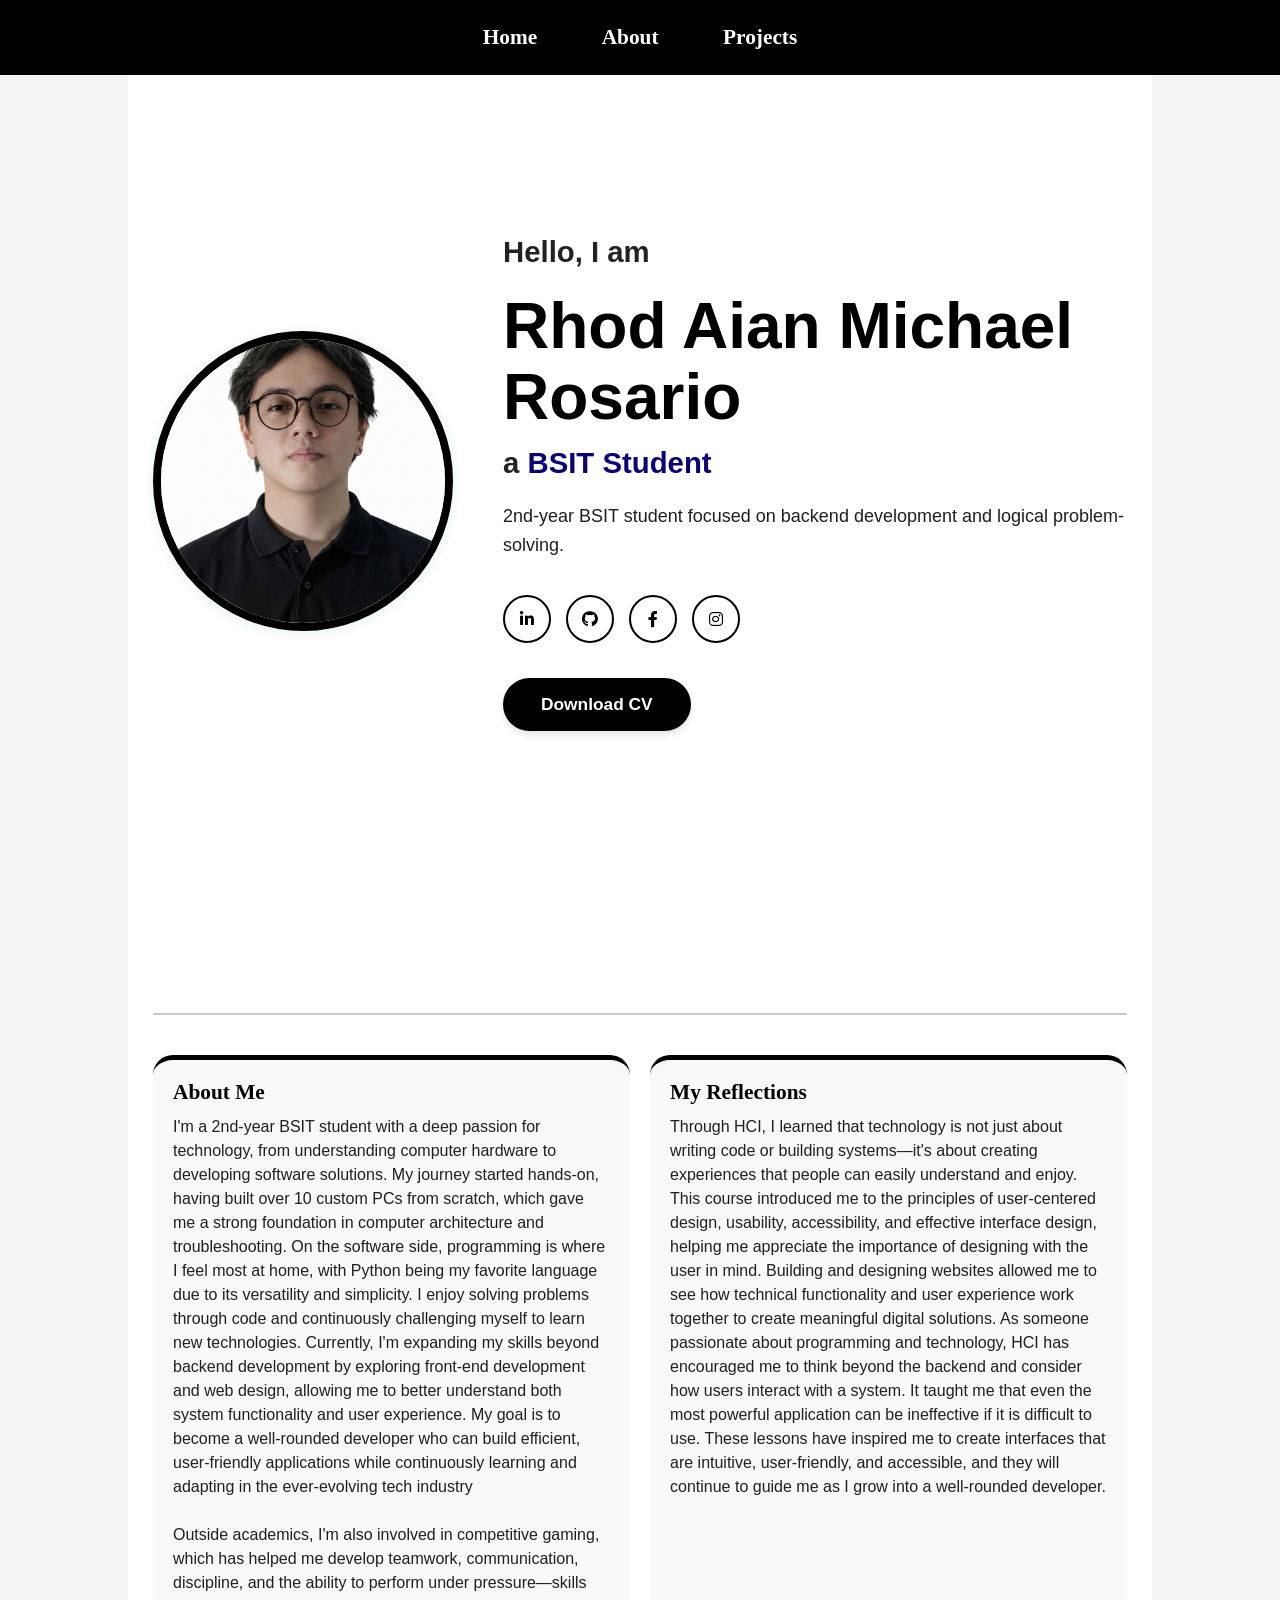
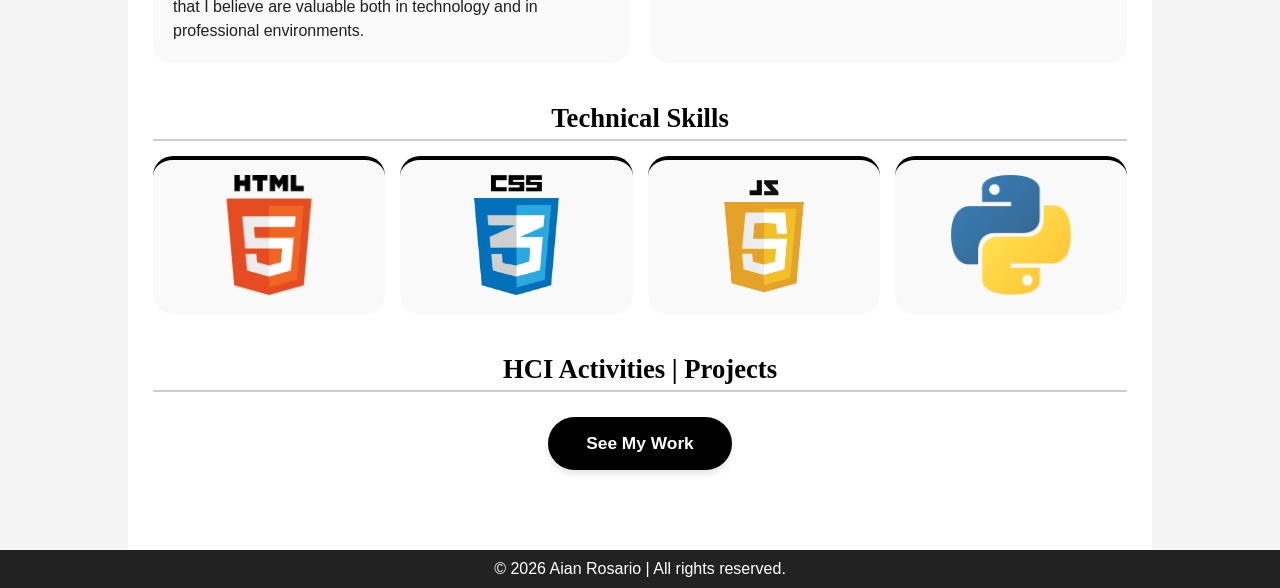
<file: index.html/index.html>
<!DOCTYPE html>
<html>

<head>
    <meta charset="utf-8" />
    <title>Aian Rosario | My Portfolio</title>
    <link rel="stylesheet" type="text/css" href="MyPortfolio.css">
    <link rel="stylesheet" href="https://cdnjs.cloudflare.com/ajax/libs/font-awesome/6.0.0/css/all.min.css">
</head>

<body>
    <nav>
        <a href="#hero">Home</a>
        <a href="#intro">About</a>
        <a href="#projects">Projects</a>
    </nav>

    <div class="container">
        <section id="hero" class="hero-section">
            <div class="hero-profile-wrapper">
                <img src="Black.png" alt="Profile" class="hero-profile-img">
            </div>

            <div class="hero-content">
                <h3>Hello, I am</h3>
                <h1>Rhod Aian Michael Rosario</h1>
                <h3> a <span class="highlight-text">BSIT Student</span></h3>
                <p>
                    2nd-year BSIT student focused on backend development and logical problem-solving.
                </p>

                <div class="hero-socials">
                    <a href="https://www.linkedin.com/in/ramrva/" target="_blank" class="social-icon"><i
                            class="fab fa-linkedin-in"></i>
                    </a>
                    <a href="https://github.com/ramrros" target="_blank" class="social-icon"><i
                            class="fab fa-github"></i>
                    </a>
                    <a href="https://www.facebook.com/ramrros/" target="_blank" class="social-icon"><i
                            class="fab fa-facebook-f"></i>
                    </a>
                    <a href="https://www.instagram.com/ramrros/" target="_blank" class="social-icon"><i
                            class="fab fa-instagram"></i>
                    </a>
                </div>
                <a href="Aian_Rosario_VirtualAsisstant.pdf" target="_blank"
                    class="btn-download">Download CV</a>
            </div>
        </section>

        <section id="intro">
            <div class="split-container">
                <div class="split-card">
                    <h3>About Me</h3>
                    <p>
                        I'm a 2nd-year BSIT student with a deep passion for technology, from understanding computer
                        hardware to developing software solutions. My journey started hands-on, having built over 10
                        custom PCs from scratch, which gave me a strong foundation in computer architecture and
                        troubleshooting. On the software side, programming is where I feel most at home, with Python
                        being my favorite language due to its versatility and simplicity. I enjoy solving problems
                        through code and continuously challenging myself to learn new technologies. Currently, I'm
                        expanding my skills beyond backend development by exploring front-end development and web
                        design, allowing me to better understand both system functionality and user experience. My goal
                        is to become a well-rounded developer who can build efficient, user-friendly applications while
                        continuously learning and adapting in the ever-evolving tech industry
                        <br><br>
                        Outside academics, I'm also involved in competitive gaming, which has helped me develop
                        teamwork, communication, discipline, and the ability to perform under pressure—skills that I
                        believe are valuable both in technology and in professional environments.
                    </p>
                </div>

                <div class="split-card">
                    <h3>My Reflections</h3>
                    <p>
                        Through HCI, I learned that technology is not just about writing code or building systems—it's
                        about creating experiences that people can easily understand and enjoy. This course introduced
                        me to the principles of user-centered design, usability, accessibility, and effective interface
                        design, helping me appreciate the importance of designing with the user in mind. Building and
                        designing websites allowed me to see how technical functionality and user experience work
                        together to create meaningful digital solutions. As someone passionate about programming and
                        technology, HCI has encouraged me to think beyond the backend and consider how users interact
                        with a system. It taught me that even the most powerful application can be ineffective if it is
                        difficult to use. These lessons have inspired me to create interfaces that are intuitive,
                        user-friendly, and accessible, and they will continue to guide me as I grow into a well-rounded
                        developer.
                    </p>
                </div>
            </div>
        </section>

        <section id="languages">
            <h2>Technical Skills</h2>
            <div class="languages-grid">
                <div class="lang-card">
                    <a href="https://en.wikipedia.org/wiki/HTML" target="_blank">
                        <img src="html.png" alt="HTML Logo">
                    </a>
                </div>

                <div class="lang-card">
                    <a href="https://en.wikipedia.org/wiki/CSS" target="_blank">
                        <img src="css.png" alt="CSS Logo">
                    </a>
                </div>

                <div class="lang-card">
                    <a href="https://en.wikipedia.org/wiki/JavaScript" target="_blank">
                        <img src="js.png" alt="JavaScript Logo">
                    </a>
                </div>

                <div class="lang-card">
                    <a href="https://en.wikipedia.org/wiki/Python_(programming_language)" target="_blank">
                        <img src="python.png" alt="Python Logo">
                    </a>
                </div>
            </div>
        </section>

        <section id="projects">
            <h2>HCI Activities | Projects</h2>
            <input type="checkbox" id="projectToggle" class="hidden-toggle">
            <label for="projectToggle" class="portfolio-btn"></label>

            <div class="gallery-container">
                <img src="1stcode.png" alt="Project">
                <img src="1stweb.png" alt="Project">
                <img src="3rdweb.png" alt="Project">
                <img src="code2.png" alt="Project">
                <img src="code3.png" alt="Project">
                <img src="Storyboard1.jpg" alt="Project">
                <img src="Storyboard2.jpg" alt="Project">
                <img src="Storyboard3.jpg" alt="Project">
                <img src="web4.jpg" alt="Project">
                <img src="web5.jpg" alt="Project">
                <img src="2ndweb.png" alt="Project">
            </div>
        </section>
    </div>
    <footer>
        <p>© 2026 Aian Rosario | All rights reserved.</p>
    </footer>

</body>

</html>
</file>
<file: index.html/MyPortfolio.css>
* {
    margin: 0;
    padding: 0;
    box-sizing: border-box;
}

body {
    font-family: Arial, sans-serif;
    margin: 0px;
    background-color: #f4f4f4;
    color: #333;
}

footer {
    background-color: #222;
    color: white;
    text-align: center;
    padding: 10px;
}

nav {
    background-color: #000000;
    padding: 25px;
    text-align: center;
}

nav a {
    color: rgb(255, 255, 255);
    font-family: 'Times New Roman', Times, serif;
    margin: 30px;
    font-weight: bold;
    font-size: 16pt;
}

nav a:hover {
    color: rgb(8, 37, 82);
}


.container {
    width: 80%;
    max-width: 1200px;
    margin: auto;
    background: #fff;
    padding: 40px 25px;
}

section {
    margin-bottom: 40px;
}

h2 {
    color: #000;
    font-size: 20pt;
    font-family: 'Times New Roman', Times, serif;
    border-bottom: 2px solid #ccc;
    padding-bottom: 5px;
    margin-bottom: 15px;
    text-align: center;
}

h3 {
    color: #000;
    font-size: 18pt;
    font-family: 'Times New Roman', Times, serif;
    margin-bottom: 5px;
}

img {
    max-width: 100%;
    height: auto;
    border-radius: 10px;
    margin-top: 10px;
    object-fit: contain;
}

.card {
    flex: 1;
    background-color: #f9f9f9;
    padding: 15px;
    border-top: 4px solid #000000;
    border-radius: 4px;
    display: flex;
    flex-direction: column;
    justify-content: space-between;
    align-items: center;
    border-radius: 20px;
}

.card-content {
    flex: 1;
}

.split-container {
    display: flex;
    gap: 20px;
    margin-top: 15px;
}

.split-card {
    flex: 1;
    background-color: #f9f9f9;
    padding: 20px;
    border-top: 5px solid #000000;
    border-radius: 4px;
    border-radius: 20px;
}

.split-card h3 {
    margin-top: 0;
    font-family: 'Times New Roman', Times, serif;
    font-size: 16pt;
    color: #000;
    border-radius: 20px;
    margin-bottom: 10px;
}

#intro p {
    font-size: 12pt;
    line-height: 1.5;
    color: #201f1f;
}

.center-image-container {
    text-align: center;
    margin-bottom: 10px;
}

.languages-grid {
    display: flex;
    gap: 15px;
    margin-top: 15px;
    justify-content: center;
}

.lang-card {
    flex: 1;
    background-color: #f9f9f9;
    padding: 15px;
    border-top: 4px solid #000000;
    border-radius: 4px;
    display: flex;
    flex-direction: column;
    justify-content: space-between;
    align-items: center;
    border-radius: 20px;
}

.lang-card h3 {
    margin-top: 0;
    font-family: 'Times New Roman', Times, serif;
    font-size: 15pt;
    color: #000;
    align-self: flex-start;
}

.lang-card p {
    font-size: 10.5pt;
    line-height: 1.4;
    margin-bottom: 15px;
}

.lang-card img {
    width: 120px;
    height: 120px;
    margin-top: auto;
}

.image-sidebar {
    display: flex;
    flex-direction: column;
    row-gap: 20px;
}

.image-sidebar img {
    width: 250px;
    height: 250px;
}

a {
    text-decoration: none;
}

.hero-section {
    display: flex;
    align-items: center;
    justify-content: space-between;
    gap: 50px;
    padding-top: 0;
    padding-bottom: 18vh;
    min-height: 100vh;
    font-family: Arial, sans-serif;
    border-bottom: 2px solid #ccc;
}

.hero-profile-wrapper {
    position: relative;
    flex-shrink: 0;
}

.hero-profile-wrapper::before {
    content: '';
    position: absolute;
    top: -10px;
    left: -10px;
    right: -10px;
    bottom: -10px;
    background: radial-gradient(circle, rgba(0, 121, 107, 0.8) 0%, rgba(0, 121, 107, 0) 70%);
    border-radius: 50%;
    z-index: 1;
}

.hero-profile-img {
    position: relative;
    z-index: 2;
    width: 300px;
    height: 300px;
    border-radius: 50%;
    object-fit: cover;
    border: 8px solid #000000;
    margin-top: 0;
}

.hero-content {
    flex: 1;
}

.hero-content h2 {
    font-family: Arial, sans-serif;
    font-size: 22pt;
    color: #222;
    border: none;
    padding-bottom: 0;
    margin-bottom: 10px;
    font-weight: bold;
}

.hero-content h1 {
    font-family: Arial, sans-serif;
    font-size: 48pt;
    font-weight: 900;
    color: #000;
    line-height: 1.1;
    margin-bottom: 14px;
}

.hero-content h3 {
    font-family: Arial, sans-serif;
    font-size: 22pt;
    color: #222;
    margin-bottom: 22px;
    font-weight: bold;
}

.hero-content .highlight-text {
    color: #0c0079;
}

.hero-content p {
    font-size: 13.5pt;
    line-height: 1.6;
    color: #201f1f;
    margin-bottom: 35px;
}

.hero-socials {
    display: flex;
    gap: 15px;
    margin-bottom: 35px;
}

.social-icon {
    display: flex;
    align-items: center;
    justify-content: center;
    width: 48px;
    height: 48px;
    border: 2px solid #000000;
    border-radius: 50%;
    color: #000000;
    font-size: 16px;
    transition: all 0.3s ease;
}

.social-icon:hover {
    background-color: #19136d;
    color: #fff;
    transform: translateY(-3px);
}

.btn-download {
    display: inline-block;
    background-color: #000000;
    color: #fff !important;
    padding: 16px 38px;
    font-size: 13pt;
    font-weight: bold;
    border-radius: 30px;
    transition: all 0.3s ease;
    box-shadow: 0 4px 6px rgba(0, 0, 0, 0.1);
}

.btn-download:hover {
    background-color: #19136d;
    transform: translateY(-2px);
    box-shadow: 0 6px 12px rgba(0, 0, 0, 0.15);
}

.section-divider {
    border: 0;
    height: 1px;
    background: #e0e0e0;
    margin: 20px 0 40px 0;
}

.hidden-toggle {
    display: none;
}

.portfolio-btn {
    display: inline-block;
    background-color: #000000;
    color: #ffffff;
    padding: 16px 38px;
    font-size: 13pt;
    font-weight: bold;
    border-radius: 30px;
    cursor: pointer;
    font-family: Arial, sans-serif;
    margin-top: 10px;
    box-shadow: 0 4px 6px rgba(0, 0, 0, 0.1);
}

.portfolio-btn:hover {
    background-color: #19136d;
    transform: translateY(-2px);
    box-shadow: 0 6px 12px rgba(0, 0, 0, 0.15);
}

.portfolio-btn::after {
    content: "See My Work";
}

.hidden-toggle:checked+.portfolio-btn::after {
    content: "Hide Projects";
}

.gallery-container {
    display: none;
    grid-template-columns: repeat(auto-fit, minmax(300px, 1fr));
    gap: 20px;
    margin-top: 30px;
}

.hidden-toggle:checked~.gallery-container {
    display: grid;
}

.gallery-container img {
    width: 100%;
    height: auto;
    border-radius: 8px;
    box-shadow: 0 4px 8px rgba(0, 0, 0, 0.1);
    max-width: 600px;
    transition: transform 0.3s ease, box-shadow 0.3s ease; 
}

.gallery-container img:hover {
    transform: translateY(-8px) scale(1.03); 
    box-shadow: 0 16px 32px rgba(0, 0, 0, 0.2); 
    cursor: pointer; 
}

#projects {
    text-align: center;
}
</file>
